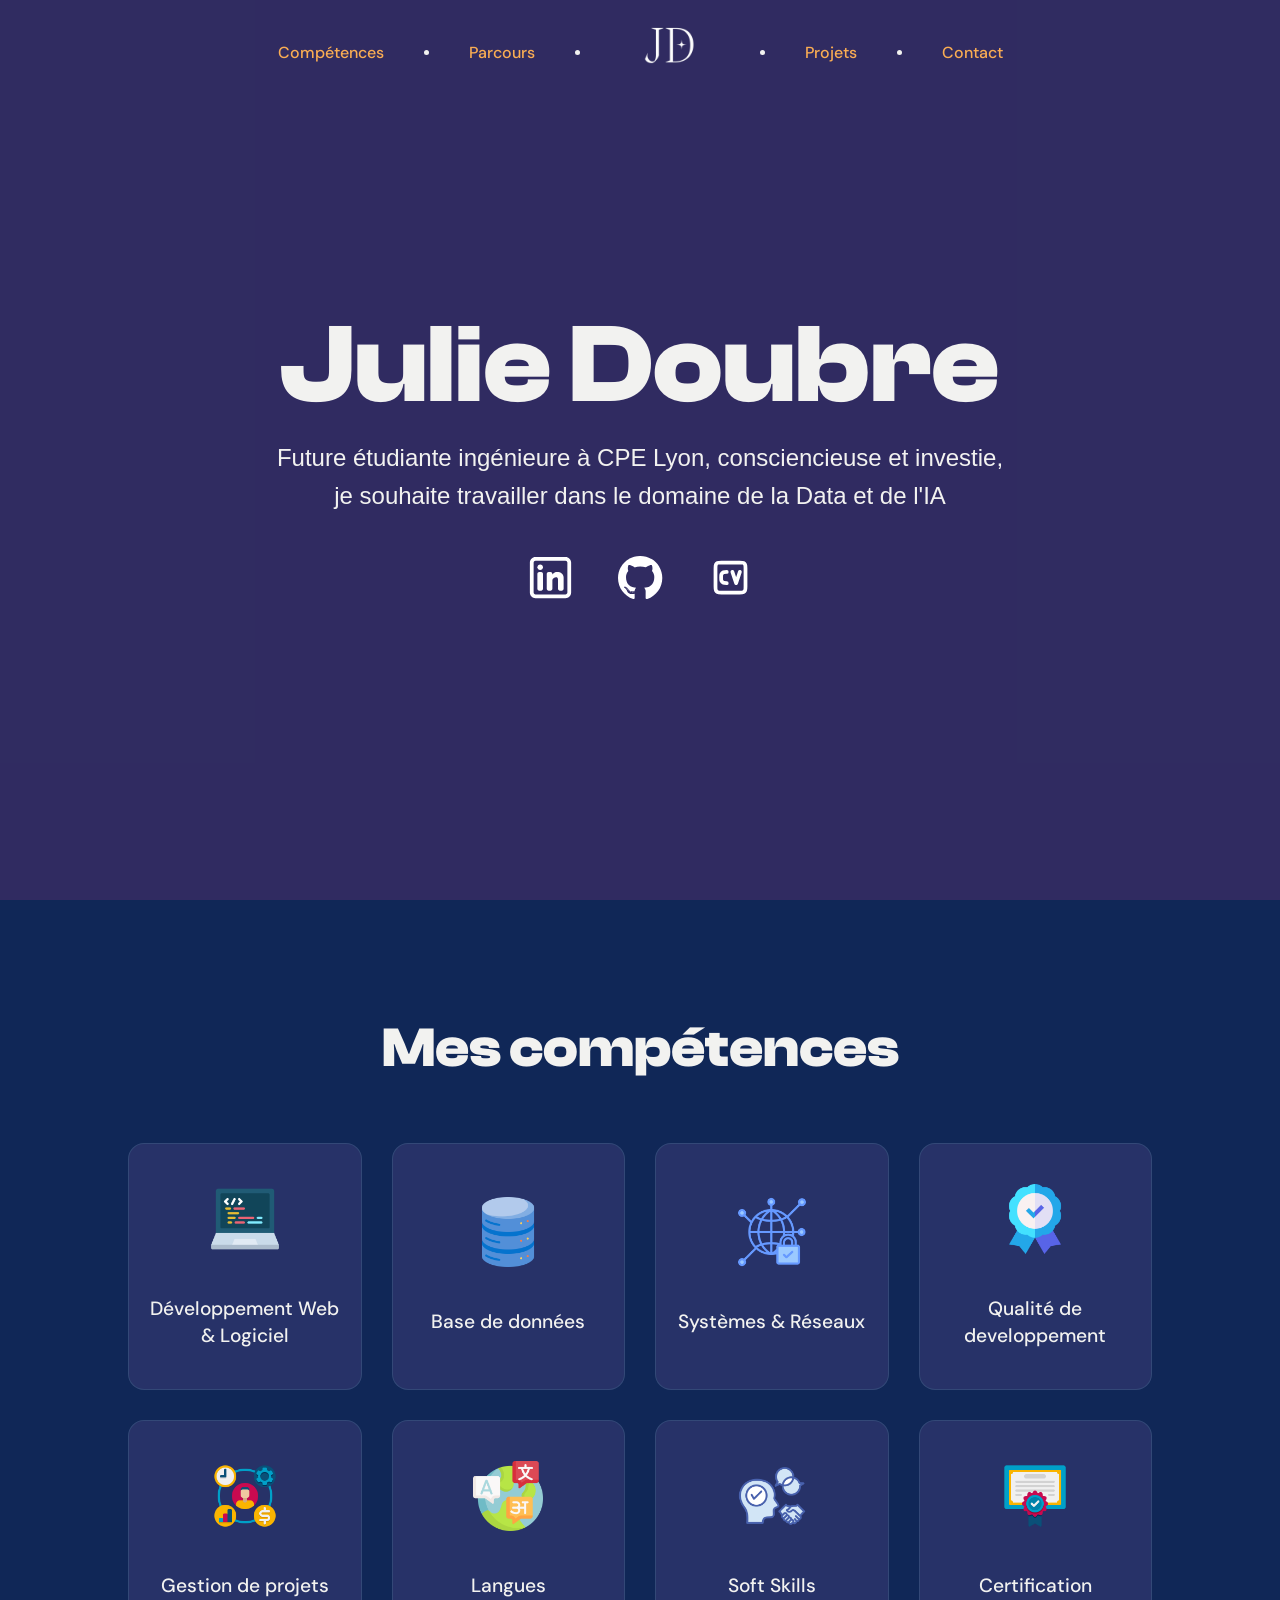
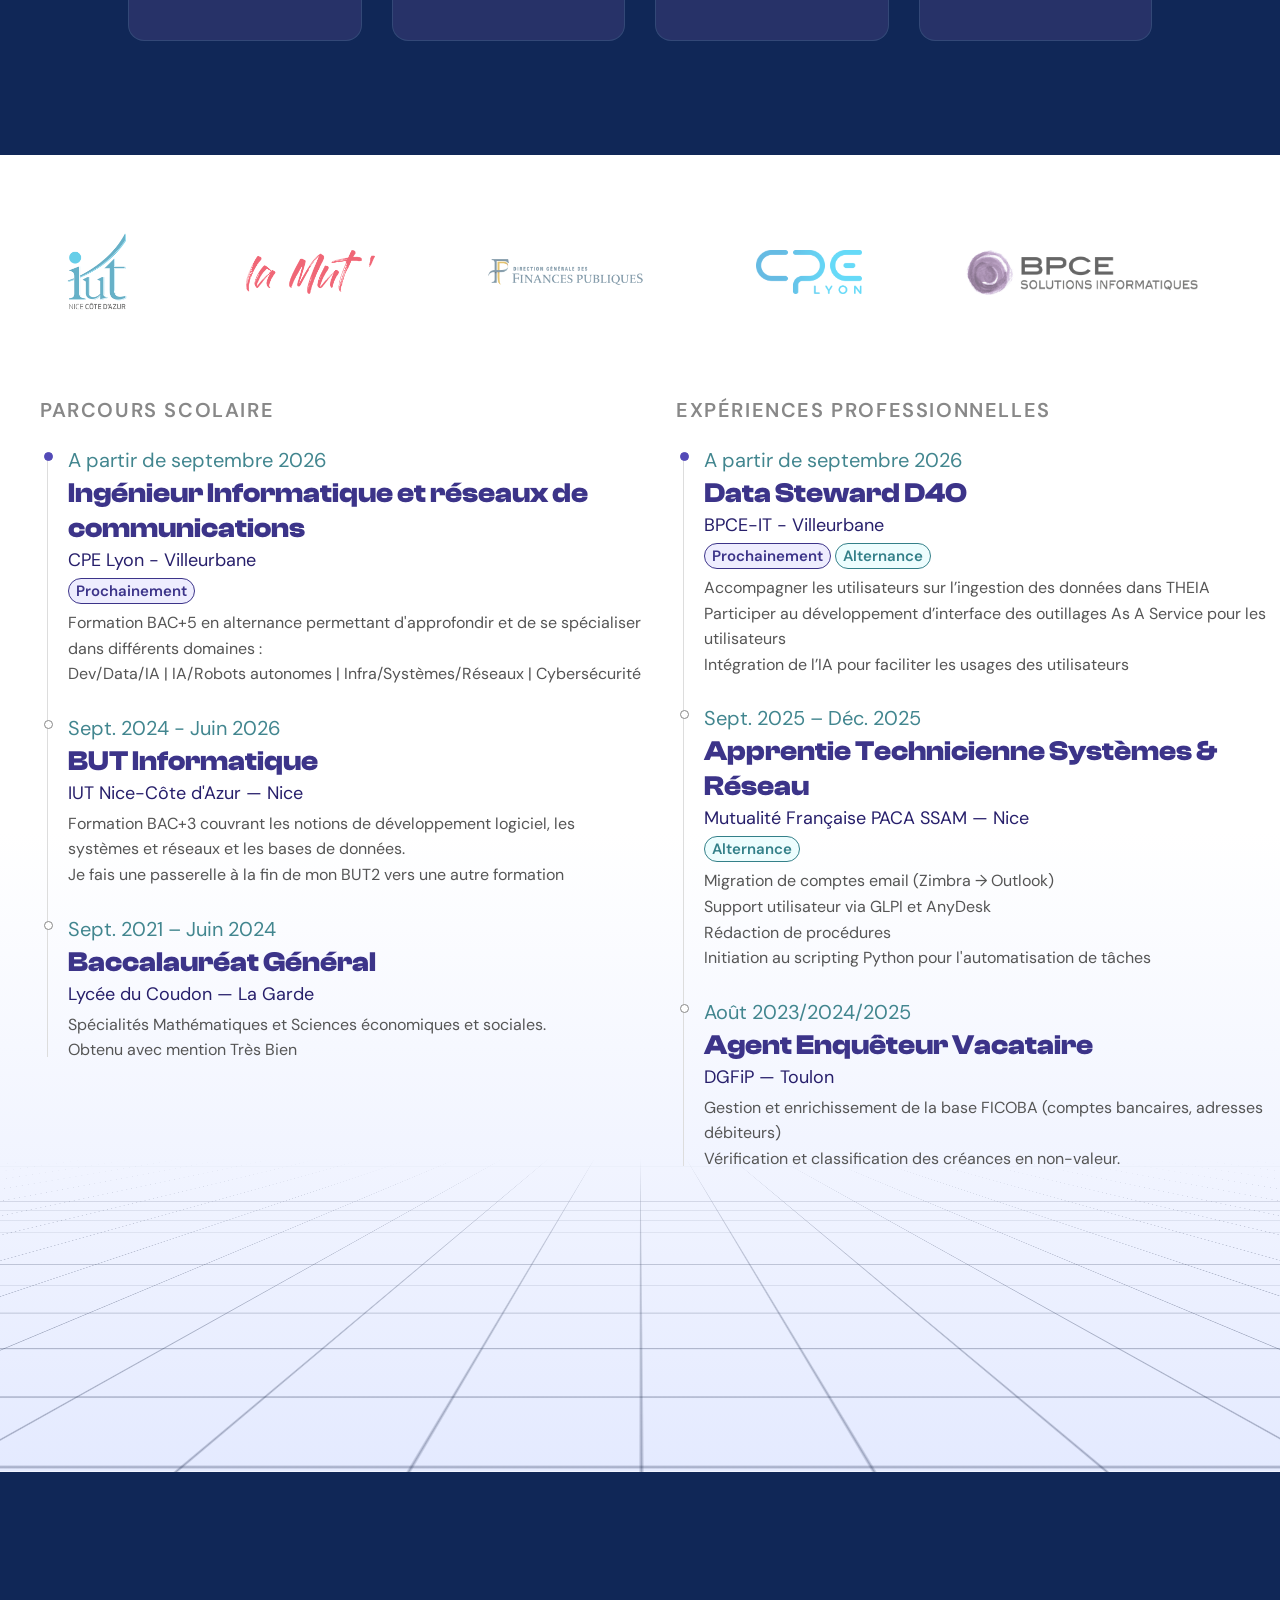
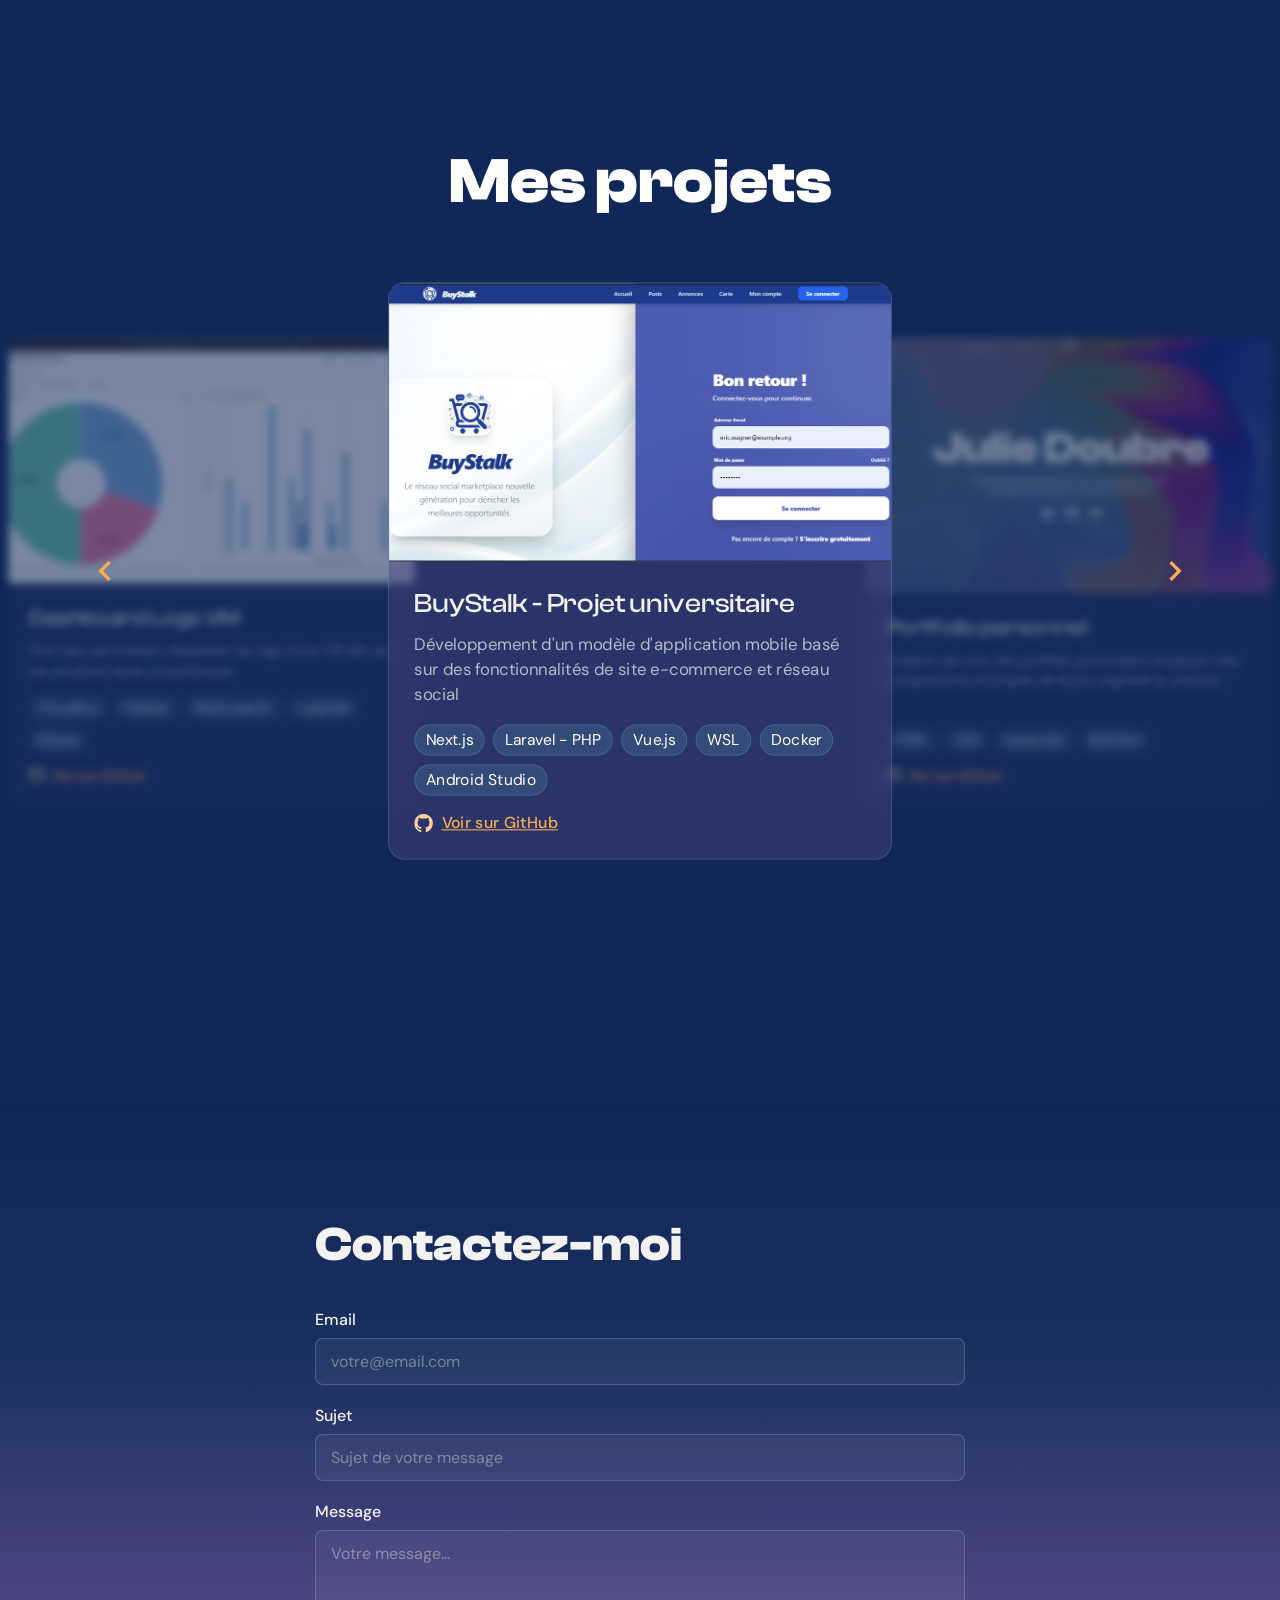
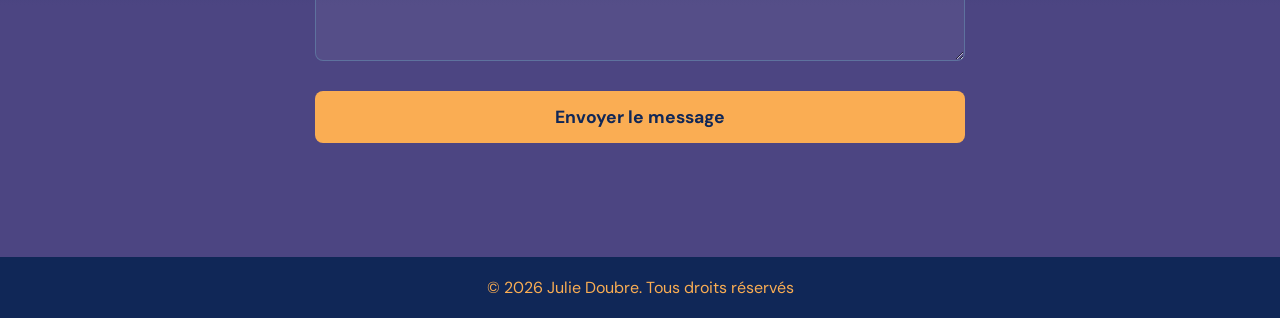
<file: index.html>
<!DOCTYPE html>
<html lang="fr">

<head>
    <meta charset="UTF-8">
    <meta name="viewport" content="width=device-width, initial-scale=1.0">
    <title>Julie DOUBRE - Portfolio</title>
    <link rel="stylesheet" href="style/style.css">
    <link rel="icon" href="/favicon.png" type="image/png">
</head>

<body>
    <main>
        <div class="hero-page">
            <video autoplay loop muted playsinline class="hero-video">
                <source src="./assets/videos/hero-background.mp4" type="video/mp4">
            </video>
            <nav>
                <div class="hamburger" id="hamburger">
                    <span></span>
                    <span></span>
                    <span></span>
                </div>

                <ul class="nav-links" id="nav-links">
                    <li><a href="#competences">Compétences</a></li>
                    <li>
                        <div class="nav-dot"></div>
                    </li>
                    <li><a href="#parcours">Parcours</a></li>
                    <li>
                        <div class="nav-dot"></div>
                    </li>
                    <li><a href="#"><img class="logo" src="./assets/img/logo-jd.png" alt="Logo Julie DOUBRE" /></a></li>
                    <li>
                        <div class="nav-dot"></div>
                    </li>
                    <li><a href="#projets">Projets</a></li>
                    <li>
                        <div class="nav-dot"></div>
                    </li>
                    <li><a href="#contact">Contact</a></li>
                </ul>
            </nav>
            <section class="hero">
                <h1 class="hero-title">Julie Doubre</h1>
                <p class="hero-sub">Future étudiante ingénieure à CPE Lyon, consciencieuse et investie,</p>
                <p class="hero-sub">je souhaite travailler dans le domaine de la Data et de l'IA</p>

                <ul class="socials">
                    <li>
                        <a href="https://www.linkedin.com/in/julie-doubre/">
                            <img src="./assets/img/linkedin-svgrepo-com.svg" alt="LinkedIn">
                        </a>
                    </li>
                    <li>
                        <a href="https://github.com/juu83">
                            <img src="./assets/img/github-svgrepo-com.svg" alt="GitHub">
                        </a>
                    </li>
                    <li>
                        <a href="./assets/img/cv-julie-doubre.pdf" download="">
                            <img src="./assets/img/square-cv-svgrepo-com.svg" alt="Mon CV">
                        </a>
                    </li>
                </ul>
            </section>
        </div>
        <div class="competences-page" id="competences">
            <h2 class="section-title-comp">Mes compétences</h2>

            <div class="comp-grid">
                <div class="comp-card reveal" data-category="dev">
                    <div class="comp-icon"><img src="./assets/img/dev.png" alt=""></div>
                    <h3>Développement Web & Logiciel</h3>
                </div>
                <div class="comp-card reveal" data-category="data">
                    <div class="comp-icon"><img src="./assets/img/bdd.png" alt=""></div>
                    <h3>Base de données</h3>
                </div>
                <div class="comp-card reveal" data-category="sysres">
                    <div class="comp-icon"><img src="./assets/img/network.png" alt=""></div>
                    <h3>Systèmes & Réseaux</h3>
                </div>
                <div class="comp-card reveal" data-category="qualite">
                    <div class="comp-icon"><img src="./assets/img/quality.png" alt=""></div>
                    <h3>Qualité de developpement</h3>
                </div>
                <div class="comp-card reveal" data-category="gestion">
                    <div class="comp-icon"><img src="./assets/img/management.png" alt=""></div>
                    <h3>Gestion de projets</h3>
                </div>
                <div class="comp-card reveal" data-category="langues">
                    <div class="comp-icon"><img src="./assets/img/langues.png" alt=""></div>
                    <h3>Langues</h3>
                </div>
                <div class="comp-card reveal" data-category="soft">
                    <div class="comp-icon"><img src="./assets/img/softskills.png" alt=""></div>
                    <h3>Soft Skills</h3>
                </div>
                <div class="comp-card reveal" data-category="certification">
                    <div class="comp-icon"><img src="./assets/img/certification.png" alt=""></div>
                    <h3>Certification</h3>
                </div>
            </div>
        </div>

        <div class="modal-overlay" id="modal-overlay">
            <div class="modal-content">
                <button class="close-modal" aria-label="Fermer la fenêtre">&times;</button>
                <h3 id="modal-title">Titre de la catégorie</h3>
                <div id="modal-body" class="modal-body">
                </div>
            </div>
        </div>
        <div class="parcours-page" id="parcours">
            <div class="ticker-wrap">
                <div class="ticker-track" id="track"></div>
            </div>
            <div class="grid"></div>
            <div class="timelines">
                <!-- PARCOURS SCOLAIRE -->
                <div>
                    <p class="section-title">Parcours scolaire</p>
                    <div class="timeline">
                        <div class="tl-item current reveal">
                            <div class="tl-dot"></div>
                            <p class="tl-date">A partir de septembre 2026</p>
                            <p class="tl-title">Ingénieur Informatique et réseaux de communications</p>
                            <p class="tl-org">CPE Lyon - Villeurbane</p>
                            <span class="badge-next">Prochainement</span>
                            <p class="tl-desc">Formation BAC+5 en alternance permettant d'approfondir et de se
                                spécialiser dans différents domaines : </p>
                            <p class="tl-desc">Dev/Data/IA | IA/Robots autonomes | Infra/Systèmes/Réseaux |
                                Cybersécurité
                            </p>
                        </div>
                        <div class="tl-item reveal">
                            <div class="tl-dot"></div>
                            <p class="tl-date">Sept. 2024 - Juin 2026</p>
                            <p class="tl-title">BUT Informatique </p>
                            <p class="tl-org">IUT Nice-Côte d'Azur — Nice</p>
                            <p class="tl-desc">Formation BAC+3 couvrant les notions de développement logiciel, les
                                systèmes et
                                réseaux et les bases de données.</p>
                            <p class="tl-desc">Je fais une passerelle à la fin de mon BUT2 vers une autre formation</p>
                        </div>

                        <div class="tl-item reveal">
                            <div class="tl-dot"></div>
                            <p class="tl-date">Sept. 2021 – Juin 2024</p>
                            <p class="tl-title">Baccalauréat Général</p>
                            <p class="tl-org">Lycée du Coudon — La Garde</p>
                            <ul>
                                <li>
                                    <p class="tl-desc">Spécialités Mathématiques et Sciences économiques et sociales.
                                    </p>
                                </li>
                                <li>
                                    <p class="tl-desc">Obtenu
                                        avec mention Très Bien</p>
                                </li>
                            </ul>
                        </div>

                    </div>
                </div>

                <!-- EXPÉRIENCES PROFESSIONNELLES -->
                <div>
                    <p class="section-title">Expériences professionnelles</p>
                    <div class="timeline">
                        <div class="tl-item current reveal">
                            <div class="tl-dot"></div>
                            <p class="tl-date">A partir de septembre 2026</p>
                            <p class="tl-title">Data Steward D4O</p>
                            <p class="tl-org">BPCE-IT - Villeurbane</p>
                            <span class="badge-next">Prochainement</span>
                            <span class="badge-alt">Alternance</span>
                            <p class="tl-desc"></p>
                            <ul>
                                <li>
                                    <p class="tl-desc">Accompagner les utilisateurs sur l’ingestion des données dans
                                        THEIA</p>
                                </li>
                                <li>
                                    <p class="tl-desc">Participer au développement d’interface des outillages As A
                                        Service pour les utilisateurs </p>
                                </li>
                                <li>
                                    <p class="tl-desc"> Intégration de l’IA pour faciliter les usages des utilisateurs
                                    </p>
                                </li>
                            </ul>
                        </div>
                        <div class="tl-item reveal">
                            <div class="tl-dot"></div>
                            <p class="tl-date">Sept. 2025 – Déc. 2025</p>
                            <p class="tl-title">Apprentie Technicienne Systèmes & Réseau</p>
                            <p class="tl-org">Mutualité Française PACA SSAM — Nice</p>
                            <span class="badge-alt">Alternance</span>
                            <ul>
                                <li>
                                    <p class="tl-desc">Migration de comptes email (Zimbra → Outlook)</p>
                                </li>
                                <li>
                                    <p class="tl-desc">Support utilisateur via
                                        GLPI et AnyDesk</p>
                                </li>
                                <li>
                                    <p class="tl-desc">Rédaction de procédures</p>
                                </li>
                                <li>
                                    <p class="tl-desc">Initiation au scripting Python pour
                                        l'automatisation de tâches</p>
                                </li>
                            </ul>
                        </div>

                        <div class="tl-item reveal">
                            <div class="tl-dot"></div>
                            <p class="tl-date">Août 2023/2024/2025</p>
                            <p class="tl-title">Agent Enquêteur Vacataire</p>
                            <p class="tl-org">DGFiP — Toulon</p>
                            <ul>
                                <li>
                                    <p class="tl-desc">Gestion et enrichissement de la base FICOBA (comptes bancaires,
                                        adresses
                                        débiteurs)</p>
                                </li>
                                <li>
                                    <p class="tl-desc">Vérification et classification des créances en non-valeur.</p>
                                </li>
                            </ul>
                        </div>

                    </div>
                </div>
            </div>
        </div>

        <div class="project-page" id="projets">
            <h2 class="project-section-title reveal">Mes projets</h2>

            <div class="carousel-container">
                <button class="carousel-btn prev-btn" aria-label="Projet précédent">
                    <svg viewBox="0 0 24 24">
                        <path d="M15.41 7.41L14 6l-6 6 6 6 1.41-1.41L10.83 12z" />
                    </svg>
                </button>

                <div class="carousel-track">
                    <div class="project-card">
                        <div class="card-preview" style="background-image: url('./assets/img/buystalk.png')"></div>
                        <div class="card-content">
                            <h3>BuyStalk - Projet universitaire</h3>
                            <p>Développement d'un modèle d'application mobile basé sur
                                des fonctionnalités de site e-commerce et réseau social
                            </p>
                            <div class="card-tags">
                                <span>Next.js</span>
                                <span>Laravel - PHP</span>
                                <span>Vue.js</span>
                                <span>WSL</span>
                                <span>Docker</span>
                                <span>Android Studio</span>
                            </div>
                            <a href="https://github.com/juu83/buystalk" target="_blank" class="github-link">
                                <img src="./assets/img/github-svgrepo-com.svg" alt="GitHub"> Voir sur GitHub
                            </a>
                        </div>
                    </div>

                    <div class="project-card">
                        <div class="card-preview" style="background-image: url('./assets/img/portfolio.png');"></div>
                        <div class="card-content">
                            <h3>Portfolio personnel</h3>
                            <p>Création de mon site portfolio permettant d'exposer mes compétences
                                et projets de façon originale et créative</p>
                            <div class="card-tags">
                                <span>HTML</span>
                                <span>CSS</span>
                                <span>Javascript</span>
                                <span>IbisPaint</span>
                            </div>
                            <a href="https://github.com/juu83/portfolio" target="_blank" class="github-link">
                                <img src="./assets/img/github-svgrepo-com.svg" alt="GitHub"> Voir sur GitHub
                            </a>
                        </div>
                    </div>

                    <div class="project-card">
                        <div class="card-preview" style="background-image: url('./assets/img/allroads.png');"></div>
                        <div class="card-content">
                            <h3>AllRoads - Projet universitaire en groupe</h3>
                            <p>Conception et réalisation d'un MVP innovant sur les problématiques de
                                transports sur la zone Nice - Sophia Antipolis</p>
                            <div class="card-tags">
                                <span>Canva</span>
                                <span>MySQL</span>
                                <span>phpMyAdmin</span>
                                <span>Node.js</span>
                                <span>Docker</span>
                            </div>
                            <a href="https://github.com/Picsou06/allroads-backend" target="_blank" class="github-link">
                                <img src="./assets/img/github-svgrepo-com.svg" alt="GitHub"> Voir sur GitHub
                            </a>
                        </div>
                    </div>

                    <div class="project-card">
                        <div class="card-preview" style="background-image: url('./assets/img/dashboard-elk-lab.png');">
                        </div>
                        <div class="card-content">
                            <h3>Dashboard Logs VM</h3>
                            <p>Petit labo permettant d'exploiter les logs d'une VM
                                afin de les visualiser dans un dashboard
                            </p>
                            <div class="card-tags">
                                <span>VirtualBox</span>
                                <span>Filebeat</span>
                                <span>Elasticsearch</span>
                                <span>Logstash</span>
                                <span>Kibana</span>
                            </div>
                            <a href="https://github.com/juu83/elk-lab" target="_blank" class="github-link">
                                <img src="./assets/img/github-svgrepo-com.svg" alt="GitHub"> Voir sur GitHub
                            </a>
                        </div>
                    </div>
                </div>

                <button class="carousel-btn next-btn" aria-label="Projet suivant">
                    <svg viewBox="0 0 24 24">
                        <path d="M10 6L8.59 7.41 13.17 12l-4.58 4.59L10 18l6-6z" />
                    </svg>
                </button>
            </div>
        </div>

        <div class="contact-page" id="contact">
            <div class="contact-container reveal">
                <h2>Contactez-moi</h2>
                <form action="https://formspree.io/f/mkoeqbdw" method="POST" class="contact-form">
                    <div class="input-group">
                        <label for="email">Email</label>
                        <input type="email" id="email" name="email" required placeholder="votre@email.com">
                    </div>
                    <div class="input-group">
                        <label for="subject">Sujet</label>
                        <input type="text" id="subject" name="subject" required placeholder="Sujet de votre message">
                    </div>
                    <div class="input-group">
                        <label for="message">Message</label>
                        <textarea id="message" name="message" rows="5" required
                            placeholder="Votre message..."></textarea>
                    </div>
                    <button type="submit" class="submit-btn">Envoyer le message</button>
                </form>
            </div>
            <div class="me"><img src="./assets/img/persona.png" alt="drawing me"></div>
        </div>
        <footer>© 2026 Julie Doubre. Tous droits réservés</footer>
    </main>
    <script src="js/script.js"></script>
</body>

</html>
</file>
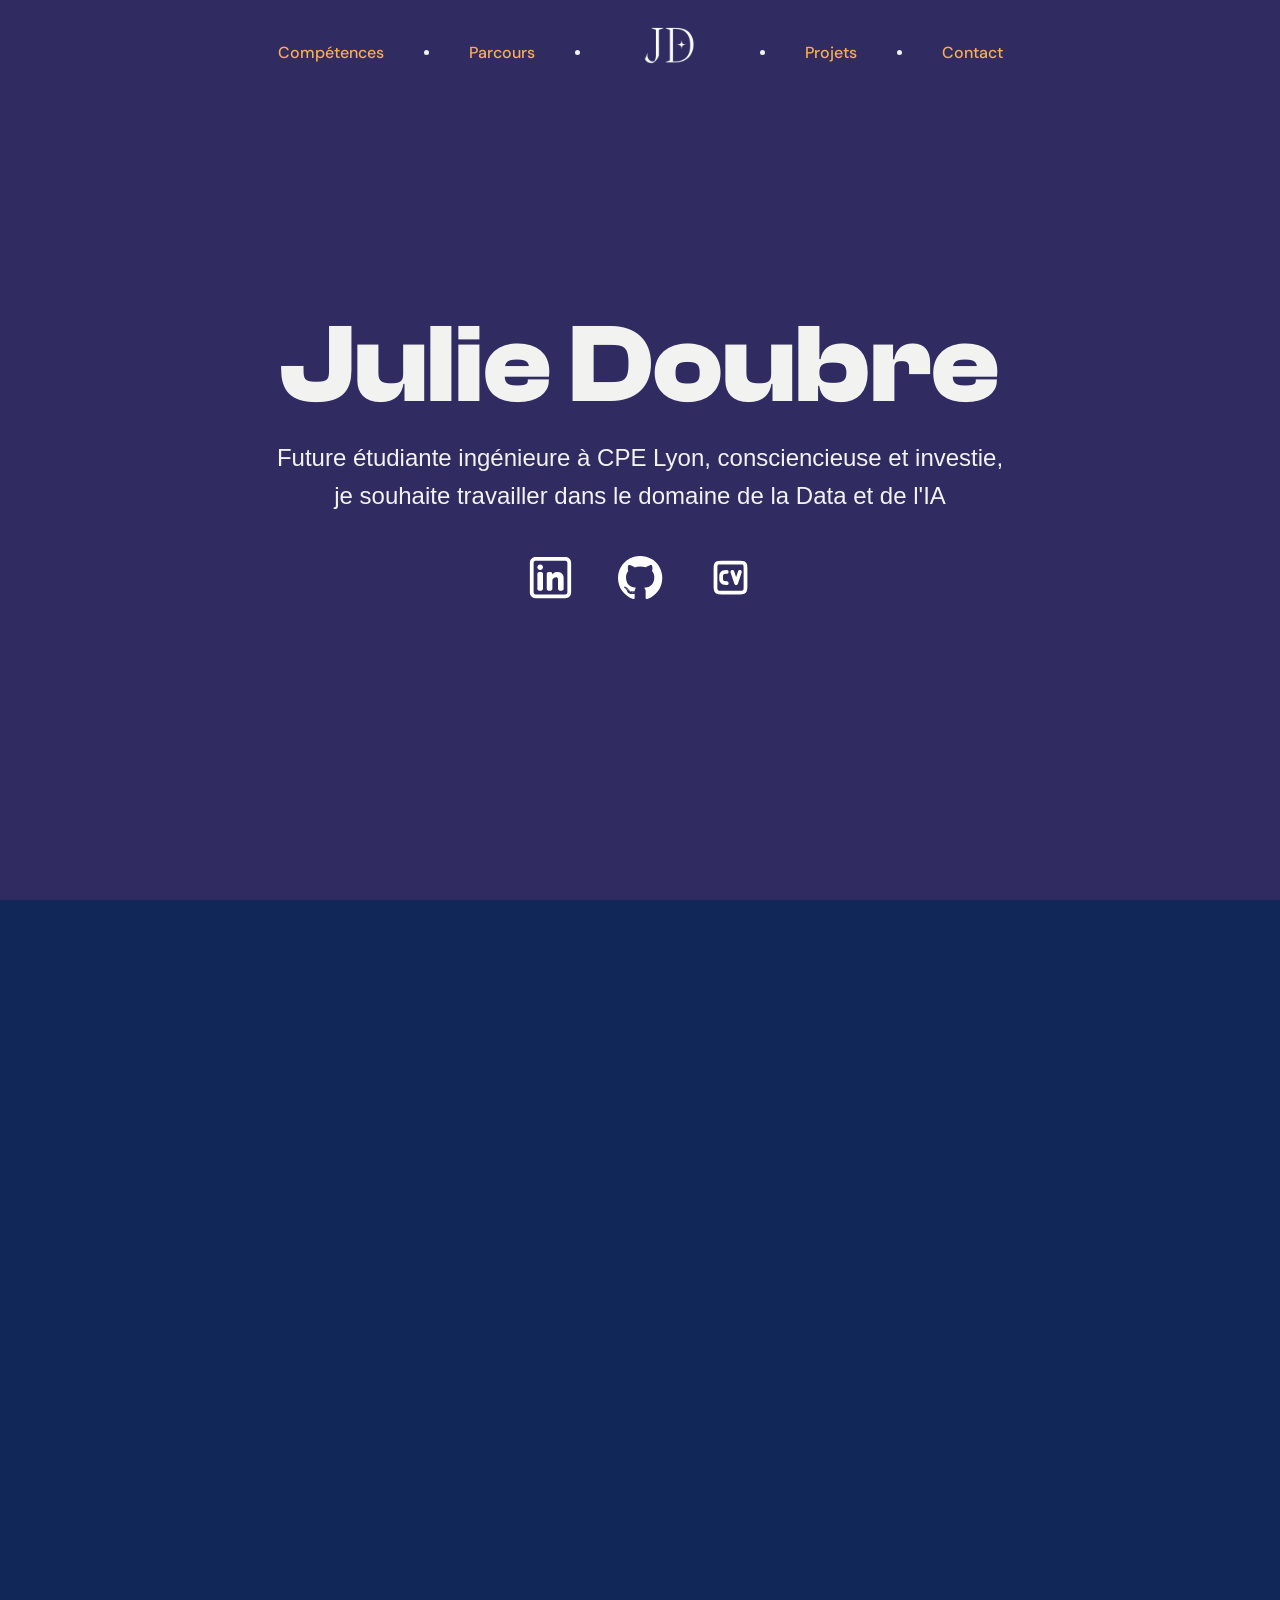
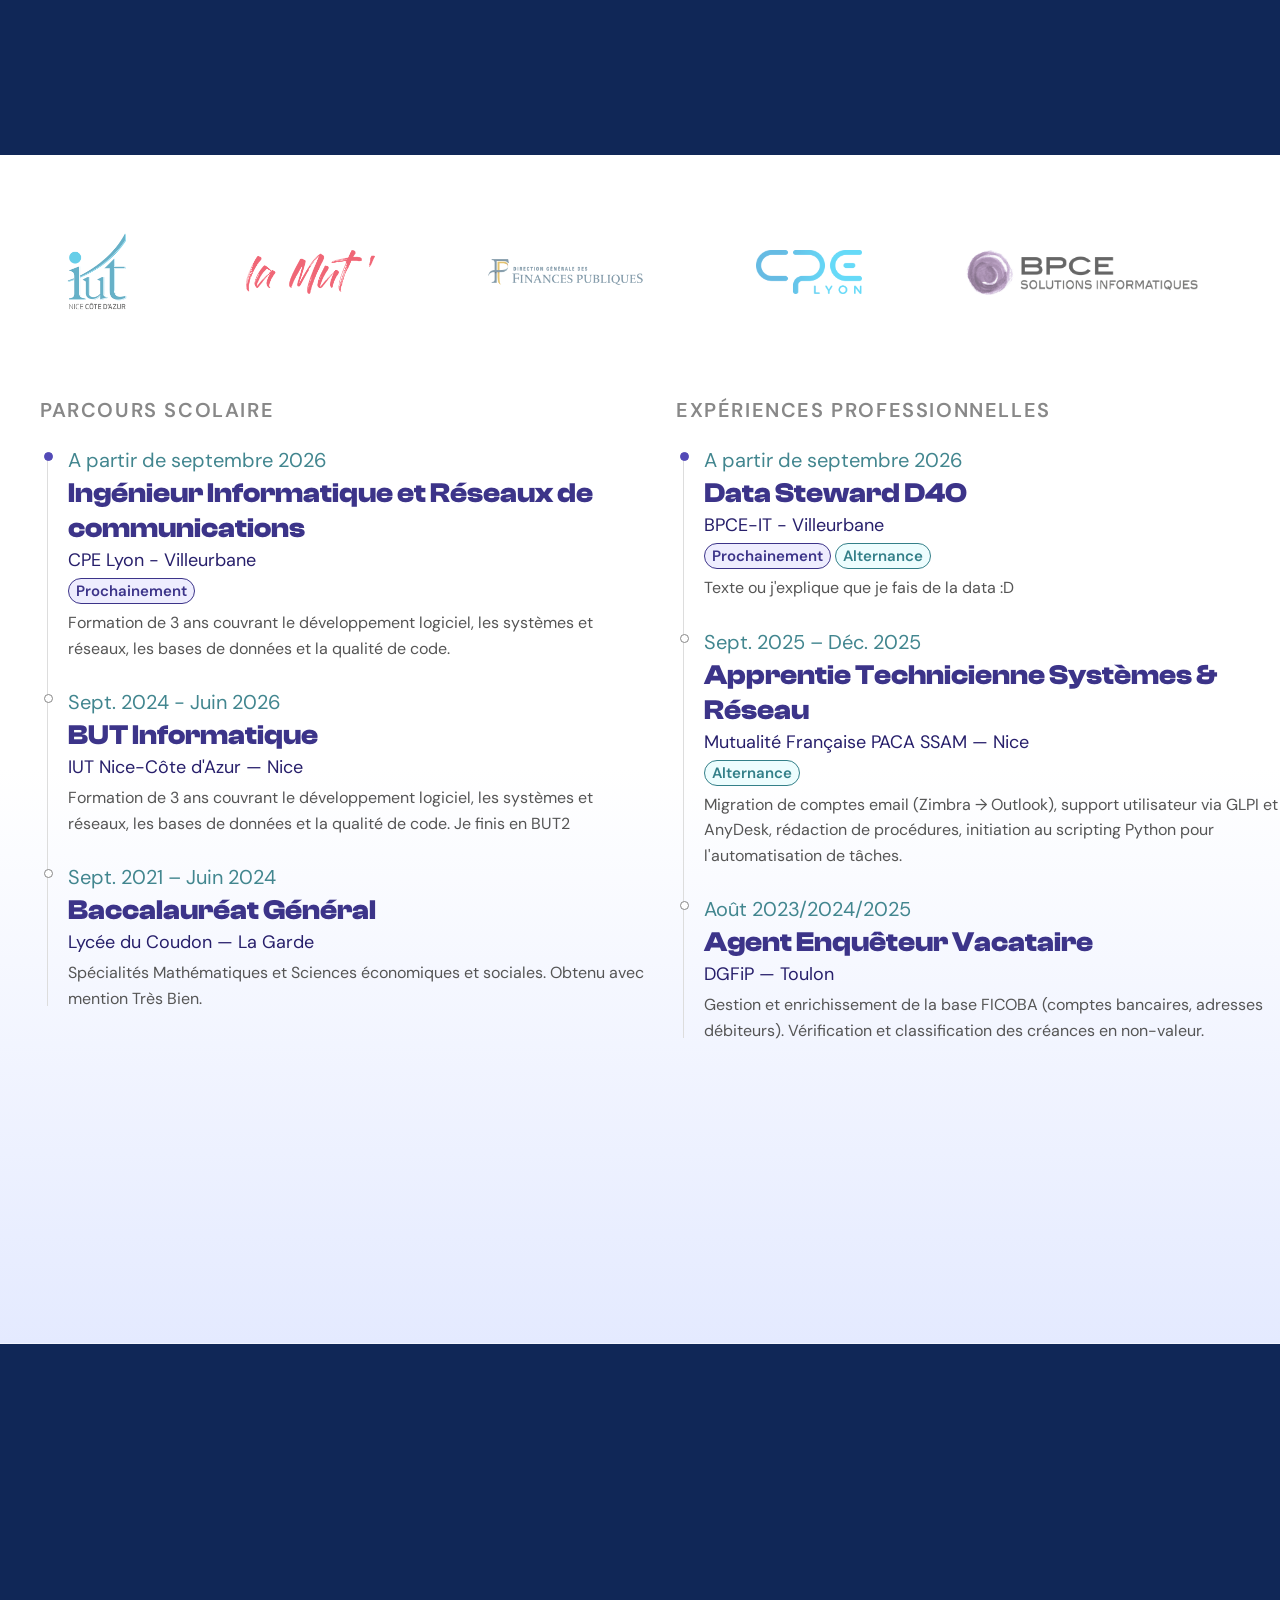
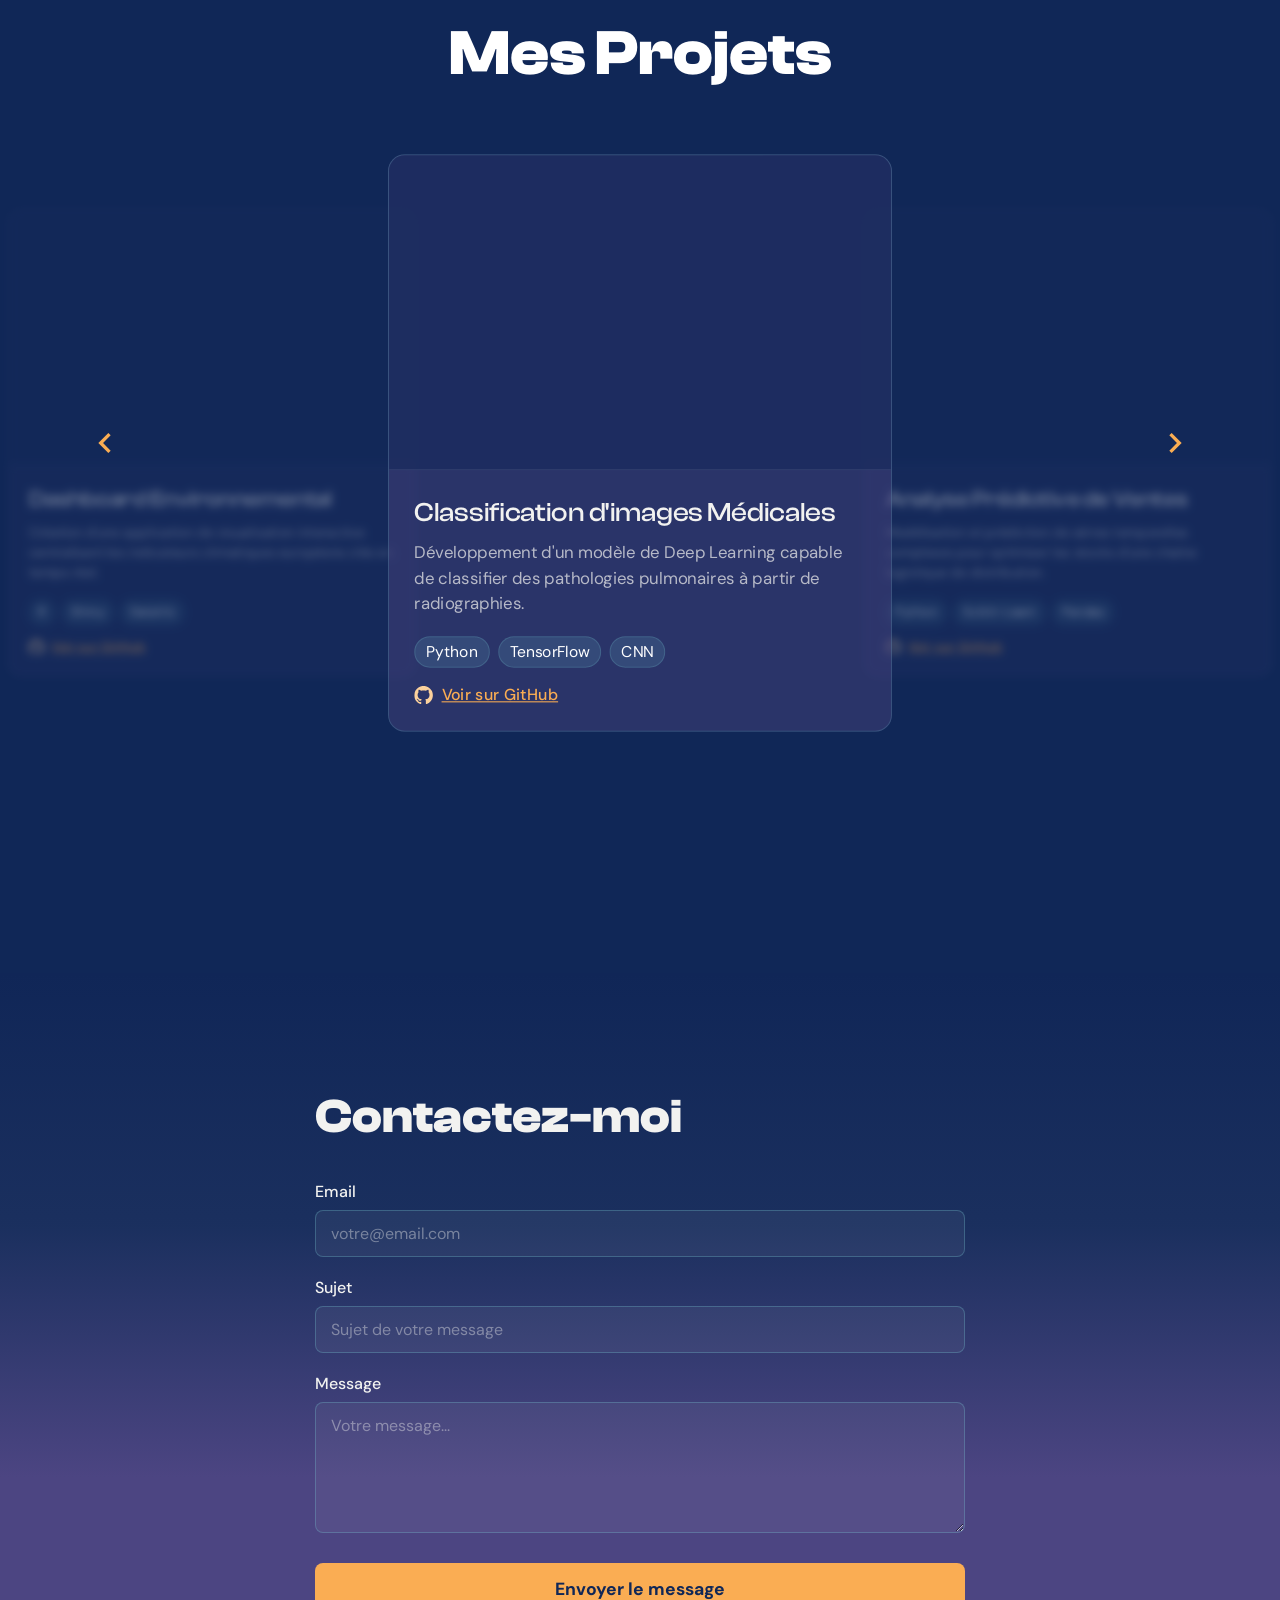
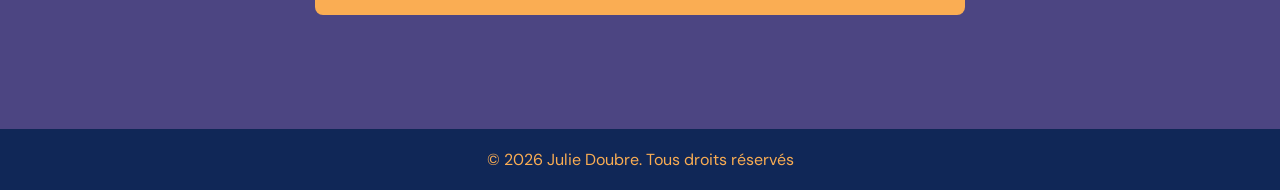
<file: portfolio.html>
<!DOCTYPE html>
<html lang="fr">

<head>
    <meta charset="UTF-8">
    <meta name="viewport" content="width=device-width, initial-scale=1.0">
    <title>Julie DOUBRE - Portfolio</title>
    <link rel="stylesheet" href="style/style.css">
</head>

<body>
    <main>
        <div class="hero-page">
            <video autoplay loop muted playsinline class="hero-video">
                <source src="assets/videos/hero-background.mp4" type="video/mp4">
            </video>
            <nav>
                <ul class="nav-links">
                    <li><a href="#competences">Compétences</a></li>
                    <li>
                        <div class="nav-dot"></div>
                    </li>
                    <li><a href="#parcours">Parcours</a></li>
                    <li>
                        <div class="nav-dot"></div>
                    </li>
                    <li><a href="#"><img class="logo" src="assets/img/logo-jd.png" alt="Logo Julie DOUBRE" /></a></li>
                    <li>
                        <div class="nav-dot"></div>
                    </li>
                    <li><a href="#projets">Projets</a></li>
                    <li>
                        <div class="nav-dot"></div>
                    </li>
                    <li><a href="#contact">Contact</a></li>
                </ul>
            </nav>
            <section class="hero">
                <h1 class="hero-title">Julie Doubre</h1>
                <p class="hero-sub">Future étudiante ingénieure à CPE Lyon, consciencieuse et investie,</p>
                <p class="hero-sub">je souhaite travailler dans le domaine de la Data et de l'IA</p>

                <ul class="socials">
                    <li>
                        <a href="https://www.linkedin.com/in/julie-doubre-8bb94234a/">
                            <img src="assets/img/linkedin-svgrepo-com.svg" alt="LinkedIn">
                        </a>
                    </li>
                    <li>
                        <a href="https://github.com/juu83">
                            <img src="assets/img/github-svgrepo-com.svg" alt="GitHub">
                        </a>
                    </li>
                    <li>
                        <a href="assets/img/cv-julie-doubre.pdf" download="">
                            <img src="assets/img/square-cv-svgrepo-com.svg" alt="Mon CV">
                        </a>
                    </li>
                </ul>
            </section>
        </div>
        <div class="competences-page" id="competences"></div>
        <div class="parcours-page" id="parcours">
            <div class="ticker-wrap">
                <div class="ticker-track" id="track"></div>
            </div>
            <div class="timelines">
                <!-- PARCOURS SCOLAIRE -->
                <div>
                    <p class="section-title">Parcours scolaire <span class="ecole"></span></p>
                    <div class="timeline">
                        <div class="tl-item current">
                            <div class="tl-dot"></div>
                            <p class="tl-date">A partir de septembre 2026</p>
                            <p class="tl-title">Ingénieur Informatique et Réseaux de communications</p>
                            <p class="tl-org">CPE Lyon - Villeurbane</p>
                            <span class="badge-next">Prochainement</span>
                            <p class="tl-desc">Formation de 3 ans couvrant le développement logiciel, les systèmes et
                                réseaux, les bases de données et la qualité de code.</p>
                        </div>
                        <div class="tl-item">
                            <div class="tl-dot"></div>
                            <p class="tl-date">Sept. 2024 - Juin 2026</p>
                            <p class="tl-title">BUT Informatique</p>
                            <p class="tl-org">IUT Nice-Côte d'Azur — Nice</p>
                            <p class="tl-desc">Formation de 3 ans couvrant le développement logiciel, les systèmes et
                                réseaux, les bases de données et la qualité de code. Je finis en BUT2</p>
                        </div>

                        <div class="tl-item">
                            <div class="tl-dot"></div>
                            <p class="tl-date">Sept. 2021 – Juin 2024</p>
                            <p class="tl-title">Baccalauréat Général</p>
                            <p class="tl-org">Lycée du Coudon — La Garde</p>
                            <p class="tl-desc">Spécialités Mathématiques et Sciences économiques et sociales. Obtenu
                                avec mention Très Bien.</p>
                        </div>

                    </div>
                </div>

                <!-- EXPÉRIENCES PROFESSIONNELLES -->
                <div>
                    <p class="section-title">Expériences professionnelles <span class="travail"></span></p>
                    <div class="timeline">
                        <div class="tl-item current">
                            <div class="tl-dot"></div>
                            <p class="tl-date">A partir de septembre 2026</p>
                            <p class="tl-title">Data Steward D4O</p>
                            <p class="tl-org">BPCE-IT - Villeurbane</p>
                            <span class="badge-next">Prochainement</span>
                            <span class="badge-alt">Alternance</span>
                            <p class="tl-desc">Texte ou j'explique que je fais de la data :D</p>
                        </div>
                        <div class="tl-item">
                            <div class="tl-dot"></div>
                            <p class="tl-date">Sept. 2025 – Déc. 2025</p>
                            <p class="tl-title">Apprentie Technicienne Systèmes & Réseau</p>
                            <p class="tl-org">Mutualité Française PACA SSAM — Nice</p>
                            <span class="badge-alt">Alternance</span>
                            <p class="tl-desc">Migration de comptes email (Zimbra → Outlook), support utilisateur via
                                GLPI et AnyDesk, rédaction de procédures, initiation au scripting Python pour
                                l'automatisation de tâches.</p>
                        </div>

                        <div class="tl-item">
                            <div class="tl-dot"></div>
                            <p class="tl-date">Août 2023/2024/2025</p>
                            <p class="tl-title">Agent Enquêteur Vacataire</p>
                            <p class="tl-org">DGFiP — Toulon</p>
                            <p class="tl-desc">Gestion et enrichissement de la base FICOBA (comptes bancaires, adresses
                                débiteurs). Vérification et classification des créances en non-valeur.</p>
                        </div>

                    </div>
                </div>
            </div>
        </div>

        <div class="project-page" id="projets">
            <h2 class="project-section-title">Mes Projets</h2>

            <div class="carousel-container">
                <button class="carousel-btn prev-btn" aria-label="Projet précédent">
                    <svg viewBox="0 0 24 24">
                        <path d="M15.41 7.41L14 6l-6 6 6 6 1.41-1.41L10.83 12z" />
                    </svg>
                </button>

                <div class="carousel-track">
                    <div class="project-card">
                        <div class="card-preview" style="background-image: url('https://placehold.co/600x400');"></div>
                        <div class="card-content">
                            <h3>Classification d'images Médicales</h3>
                            <p>Développement d'un modèle de Deep Learning capable de classifier des pathologies
                                pulmonaires à partir de radiographies.</p>
                            <div class="card-tags">
                                <span>Python</span>
                                <span>TensorFlow</span>
                                <span>CNN</span>
                            </div>
                            <a href="https://github.com/juu83" target="_blank" class="github-link">
                                <img src="assets/img/github-svgrepo-com.svg" alt="GitHub"> Voir sur GitHub
                            </a>
                        </div>
                    </div>

                    <div class="project-card">
                        <div class="card-preview" style="background-image: url('https://placehold.co/600x400');"></div>
                        <div class="card-content">
                            <h3>Analyse Prédictive de Ventes</h3>
                            <p>Modélisation et prédiction de séries temporelles complexes pour optimiser les stocks
                                d'une chaîne logistique de distribution.</p>
                            <div class="card-tags">
                                <span>Python</span>
                                <span>Scikit-Learn</span>
                                <span>Pandas</span>
                            </div>
                            <a href="https://github.com/juu83" target="_blank" class="github-link">
                                <img src="assets/img/github-svgrepo-com.svg" alt="GitHub"> Voir sur GitHub
                            </a>
                        </div>
                    </div>

                    <div class="project-card">
                        <div class="card-preview" style="background-image: url('https://placehold.co/600x400');"></div>
                        <div class="card-content">
                            <h3>Assistant NLP Intelligent</h3>
                            <p>Conception d'un agent conversationnel basé sur l'architecture Transformer pour analyser
                                la sémantique de documents techniques.</p>
                            <div class="card-tags">
                                <span>PyTorch</span>
                                <span>HuggingFace</span>
                                <span>NLP</span>
                            </div>
                            <a href="https://github.com/juu83" target="_blank" class="github-link">
                                <img src="assets/img/github-svgrepo-com.svg" alt="GitHub"> Voir sur GitHub
                            </a>
                        </div>
                    </div>

                    <div class="project-card">
                        <div class="card-preview" style="background-image: url('https://placehold.co/600x400');"></div>
                        <div class="card-content">
                            <h3>Dashboard Environnemental</h3>
                            <p>Création d'une application de visualisation interactive centralisant les indicateurs
                                climatiques européens clés en temps réel.</p>
                            <div class="card-tags">
                                <span>R</span>
                                <span>Shiny</span>
                                <span>DataViz</span>
                            </div>
                            <a href="https://github.com/juu83" target="_blank" class="github-link">
                                <img src="assets/img/github-svgrepo-com.svg" alt="GitHub"> Voir sur GitHub
                            </a>
                        </div>
                    </div>
                </div>

                <button class="carousel-btn next-btn" aria-label="Projet suivant">
                    <svg viewBox="0 0 24 24">
                        <path d="M10 6L8.59 7.41 13.17 12l-4.58 4.59L10 18l6-6z" />
                    </svg>
                </button>
            </div>
        </div>

        <div class="contact-page" id="contact">
            <div class="contact-container">
                <h2>Contactez-moi</h2>
                <form action="#" method="POST" class="contact-form">
                    <div class="input-group">
                        <label for="email">Email</label>
                        <input type="email" id="email" name="email" required placeholder="votre@email.com">
                    </div>
                    <div class="input-group">
                        <label for="subject">Sujet</label>
                        <input type="text" id="subject" name="subject" required placeholder="Sujet de votre message">
                    </div>
                    <div class="input-group">
                        <label for="message">Message</label>
                        <textarea id="message" name="message" rows="5" required
                            placeholder="Votre message..."></textarea>
                    </div>
                    <button type="submit" class="submit-btn">Envoyer le message</button>
                </form>
            </div>
            <div class="me"><img src="/assets/img/persona.png" alt="drawing me"></div>
        </div>
        <footer>© 2026 Julie Doubre. Tous droits réservés</footer>
    </main>

    <script>
        // --- Gestion de la Sticky Navigation ---
        const nav = document.querySelector('nav');
        let lastScroll = 0;

        window.addEventListener('scroll', () => {
            const currentScroll = window.scrollY;

            if (currentScroll > 500) {
                nav.classList.add('scrolled');
                nav.classList.remove('scrolled-up');
            } else if (currentScroll < 200) {
                nav.classList.remove('scrolled', 'scrolled-up');
            } else if (currentScroll < lastScroll && nav.classList.contains('scrolled')) {
                nav.classList.remove('scrolled');
                nav.classList.add('scrolled-up');
            }
            lastScroll = currentScroll;
        });

        // --- Gestion du Carrousel de Projets 3 par 3 ---
        const cards = document.querySelectorAll('.project-card');
        const prevBtn = document.querySelector('.prev-btn');
        const nextBtn = document.querySelector('.next-btn');
        let currentIndex = 0;

        function updateCarousel() {
            cards.forEach((card, index) => {
                card.classList.remove('card-left', 'card-center', 'card-right', 'card-hidden');

                if (index === currentIndex) {
                    card.classList.add('card-center');
                } else if (index === (currentIndex - 1 + cards.length) % cards.length) {
                    card.classList.add('card-left');
                } else if (index === (currentIndex + 1) % cards.length) {
                    card.classList.add('card-right');
                } else {
                    card.classList.add('card-hidden');
                }
            });
        }

        prevBtn.addEventListener('click', () => {
            currentIndex = (currentIndex - 1 + cards.length) % cards.length;
            updateCarousel();
        });

        nextBtn.addEventListener('click', () => {
            currentIndex = (currentIndex + 1) % cards.length;
            updateCarousel();
        });

        updateCarousel();

        const logos = [
            { src: '/assets/img/iut-nca.png', alt: 'Logo 1', height: '90px' },
            { src: '/assets/img/lamut.png', alt: 'Logo 2' },
            { src: '/assets/img/dgfip.png', alt: 'Logo 3' },
            { src: '/assets/img/cpe-lyon.png', alt: 'Logo 4' },
            { src: '/assets/img/bpce-it.png', alt: 'Logo 5' },
        ];

        const track = document.getElementById('track');

        // On répète 6 fois pour éviter tout trou
        for (let s = 0; s < 6; s++) {
            logos.forEach(l => {
                const item = document.createElement('div');
                item.className = 'logo-item';
                item.innerHTML = `<img src="${l.src}" alt="${l.alt}" style="height: ${l.height || '45px'}">`;;
                track.appendChild(item);
            });
        }
    </script>
</body>

</html>
</file>
<file: style/style.css>
@import url('https://fonts.googleapis.com/css2?family=DM+Serif+Display:ital@0;1&family=DM+Sans:wght@300;400;500&display=swap');

:root {
  --c-white: #F2F2F0;
  --c-nav-bg: #4c4582;
  --c-nav-text: #faad53;
  --c-text: #73c7d2;
}

* {
  margin: 0;
  padding: 0;
  box-sizing: border-box;
  text-decoration: none;
  list-style: none;
}

body {
  overflow-x: hidden;
  font-family: 'DM Sans', sans-serif;
}

html, body {
  overflow-x: hidden;
  max-width: 100vw;
}
main {
  overflow-x: hidden;
}

/* NAVBAR */

nav {
  position: absolute; 
  top: 0;             
  left: 0;            
  width: 100%;
  z-index: 1000;
  background-color: transparent;
  transition: background-color 0.4s ease, backdrop-filter 0.4s ease, box-shadow 0.4s ease, transform 0.4s ease;
}

@keyframes slideDown {
  from { transform: translateY(-100%); opacity: 0; }
  to { transform: translateY(0); opacity: 1; }
}

@keyframes slideUp {
  from { transform: translateY(0); opacity: 1; }
  to { transform: translateY(-100%); opacity: 0; }
}

nav.scrolled {
  position: fixed;
  animation: slideDown 0.4s ease-out forwards;
  background-color: rgba(16, 39, 87, 0.85);
  backdrop-filter: blur(12px);
  -webkit-backdrop-filter: blur(12px);
  box-shadow: 0 4px 30px rgba(0, 0, 0, 0.2);
}

nav.scrolled-up {
  position: fixed;
  animation: slideUp 0.3s ease-in forwards;
  background-color: rgba(16, 39, 87, 0.85);
  backdrop-filter: blur(12px);
  -webkit-backdrop-filter: blur(12px);
  box-shadow: 0 4px 30px rgba(0, 0, 0, 0.2);
}

.nav-links {
  display: flex;
  justify-content: center;
  align-items: center;
  gap: 40px;
}

.nav-links li a {
  position: relative;
  text-decoration: none;
  color: var(--c-nav-text);
  font-weight: 500;
  transition: color 0.3s ease;
  display: inline-block;
}

.link {
    font-size: 20px;
}

.nav-links li a:hover {
  color: var(--c-text);
}

.nav-links li a::after {
  content: '';
  position: absolute;
  width: 100%;
  height: 2px;
  bottom: 0;
  left: 0;
  background-color: var(--c-text);
  transform: scaleX(0);
  transform-origin: bottom center;
  transition: transform 0.3s ease-in-out;
}

.nav-links li a:hover::after {
  transform: scaleX(1);
}

.nav-links li a:has(.logo)::after {
  display: none;
}

.nav-links .logo {
  transition: transform 0.3s ease;
}
.nav-links .logo:hover {
  transform: scale(1.15);
}

.nav-dot {
  width: 5px;
  height: 5px;
  background-color: var(--c-white);
  border-radius: 50%;
}

.logo {
    width: 100px;
    height: 100px;
}

/* HERO */
.hero-page {
  width: 100%;
  min-height: 100vh;
  background-color: var(--c-nav-bg); 
  position: relative; 
  overflow: hidden; 
  display: flex;
  flex-direction: column;
  justify-content: center;
}

.hero-video {
  position: absolute;
  top: 0;
  left: 0;
  width: 100%;
  height: 100%;
  object-fit: cover; 
  z-index: 1;
}

.hero-page::before {
  content: '';
  position: absolute;
  top: 0;
  left: 0;
  width: 100%;
  height: 100%;
  background-color: rgba(30, 27, 75, 0.6); 
  z-index: 2;
}

.hero {
  position: relative;
  z-index: 3;
  text-align: center;
  color: var(--c-white);
  margin-left: 70px;
}

.hero-title {
  font-size: 10rem;
  font-family: ClashDisplay-Bold;
}

.hero-sub {
  margin-top: 10px;
  font-size: 1.5rem;
  font-family: Arial, Helvetica, sans-serif;
}

.socials {
  display: flex;
  gap: 45px;
  list-style: none;
  justify-content: center;
  margin-top: 45px;
}

.socials img {
  width: 45px;
  height: 45px;
  filter: brightness(0) invert(1);
  transition: transform 0.3s ease; 
}

.socials a:hover img {
  transform: scale(1.2); 
}

/* ─── SECTION COMPÉTENCES ─── */
.competences-page {
    background-color: #102757; 
    width: 100%;
    min-height: 95vh;
    padding: 100px 10%;
    display: flex;
    flex-direction: column;
    align-items: center;
    justify-content: center;
}

.section-title-comp {
    color: var(--c-white);
    font-family: 'ClashDisplay-Bold', sans-serif;
    font-size: 3.5rem;
    margin-bottom: 60px;
    text-align: center;
}

.comp-grid {
    display: grid;
    grid-template-columns: repeat(auto-fit, minmax(220px, 1fr));
    gap: 30px;
    width: 100%;
    max-width: 1200px;
}

.comp-card {
    background-color: rgba(76, 69, 130, 0.4);
    border: 1px solid rgba(115, 199, 210, 0.15);
    border-radius: 16px;
    padding: 40px 20px;
    text-align: center;
    cursor: pointer;
    transition: transform 0.4s cubic-bezier(0.25, 1, 0.5, 1), 
                box-shadow 0.4s ease, 
                border-color 0.4s ease, 
                background-color 0.4s ease;
    display: flex;
    flex-direction: column;
    align-items: center;
    justify-content: center;
    gap: 15px;
}

.comp-card:hover {
    transform: translateY(-12px);
    box-shadow: 0 20px 40px rgba(0, 0, 0, 0.4);
    border-color: var(--c-text);
    background-color: rgba(76, 69, 130, 0.7);
}

.comp-icon {
    font-size: 3.5rem;
    margin-bottom: 10px;
}

.comp-icon img {
    height: 70px;
    width: 70px;
}

.comp-card h3 {
    color: var(--c-white);
    font-family: 'DM Sans', sans-serif;
    font-weight: 500;
    font-size: 1.2rem;
    line-height: 1.4;
}

/* ─── FENÊTRE POP-UP (MODAL) ─── */
.modal-overlay {
    position: fixed;
    top: 0;
    left: 0;
    width: 100%;
    height: 100%;
    background-color: rgba(16, 39, 87, 0.6);
    backdrop-filter: blur(10px);
    -webkit-backdrop-filter: blur(10px);
    z-index: 2000;
    display: flex;
    justify-content: center;
    align-items: center;
    opacity: 0;
    pointer-events: none;
    transition: opacity 0.3s ease;
}

.modal-overlay.active {
    opacity: 1;
    pointer-events: auto;
}

.modal-content {
    background-color: #102757;
    border: 1px solid rgba(115, 199, 210, 0.4);
    border-radius: 16px;
    width: 90%;
    max-width: 500px;
    padding: 40px;
    position: relative;
    transform: translateY(30px) scale(0.95);
    transition: transform 0.3s cubic-bezier(0.25, 1, 0.5, 1);
    box-shadow: 0 25px 50px rgba(0,0,0,0.5);
}

.modal-overlay.active .modal-content {
    transform: translateY(0) scale(1);
}

.close-modal {
    position: absolute;
    top: 15px;
    right: 20px;
    background: none;
    border: none;
    color: var(--c-white);
    font-size: 2.5rem;
    cursor: pointer;
    transition: color 0.2s ease, transform 0.2s ease;
    line-height: 1;
}

.close-modal:hover {
    color: var(--c-nav-text);
    transform: scale(1.1);
}

#modal-title {
    color: var(--c-nav-text);
    font-family: 'ClashDisplay-Bold', sans-serif;
    font-size: 2rem;
    margin-bottom: 25px;
    text-align: center;
}

.modal-body ul {
    list-style: none;
    padding: 0;
    margin: 0;
}

.modal-body li {
    color: var(--c-white);
    font-size: 1.1rem;
    padding: 12px 0;
    border-bottom: 1px solid rgba(242, 242, 240, 0.1);
    display: flex;
    align-items: center;
    gap: 12px;
}

.modal-body li:last-child {
    border-bottom: none;
}

.modal-body li::before {
    content: '▹';
    color: var(--c-text);
    font-size: 1.2rem;
    font-weight: bold;
}

.parcours-page {
    position: relative;
    background-image:
        linear-gradient(rgb(255, 255, 255), rgb(228, 234, 255));
    background-size:
        100% 50%,
        cover;
    background-position:
        bottom,
        center;
    background-repeat:
        no-repeat,
        no-repeat;
    width: 100%;
    min-height: 95vh;
}

.grid {
  position: absolute;
  bottom: -10%;
  left: 50%;
  width: 200%;
  height: 60%;

  transform:
    translateX(-50%)
    perspective(500px)
    rotateX(75deg);

  background-image:
    linear-gradient(
      rgba(10, 25, 60, 0.35) 1px,
      transparent 1px
    ),
    linear-gradient(
      90deg,
      rgba(10, 25, 60, 0.35) 1px,
      transparent 1px
    );

  background-size: 80px 40px;
  box-shadow: 0 0 20px rgba(10, 25, 60, 0.2);
  mask-image: linear-gradient(
    to top,
    rgba(0,0,0,1),
    rgba(0,0,0,0)
  );
}

.ticker-wrap {
      overflow: hidden;
      width: 100%;
      padding: 2rem 0;
      position: relative;
      margin-top: 40px;
}

.ticker-wrap::before,
.ticker-wrap::after {
      content: '';
      position: absolute;
      top: 0; bottom: 0;
      width: 80px;
      z-index: 2;
      pointer-events: none;
}

.ticker-track {
      display: flex;
      align-items: center;
      width: max-content;
      animation: scroll-left 50s linear infinite;
}

@keyframes scroll-left {
      from { transform: translateX(0); }
      to   { transform: translateX(-50%); }
}

.logo-item {
      display: flex;
      align-items: center;
      justify-content: center;
      padding: 0 52px;
}

.logo-item img {
      width: auto;
      object-fit: contain;
      opacity: 0.6;
      transition: opacity 0.2s, filter 0.2s;
}

.logo-item:hover img {
      filter: grayscale(0);
      opacity: 1;
}

.timelines {
      display: grid;
      grid-template-columns: 1fr 1fr;
      gap: 2rem;
      padding: 3rem 0;
      margin-left: 40px;
      padding-bottom: 300px;
    }

    .section-title {
      font-size: 20px;
      font-weight: 600;
      letter-spacing: .08em;
      text-transform: uppercase;
      color: #888;
      margin-bottom: 1.5rem;
    }

    .timeline {
      position: relative;
      padding-left: 28px;
    }
    .timeline::before {
      content: '';
      position: absolute;
      left: 7px;
      top: 6px;
      bottom: 6px;
      width: 1px;
      background: #ddd;
    }

    .tl-item {
      position: relative;
      margin-bottom: 1.75rem;
    }
    .tl-item:last-child { margin-bottom: 0; }

    .tl-dot {
      position: absolute;
      left: -24px;
      top: 5px;
      width: 9px;
      height: 9px;
      border-radius: 50%;
      background: #fff;
      border: 1.5px solid #888;
    }
    .tl-item.current .tl-dot {
      border-color: #534AB7;
      background: #534AB7;
    }

    .tl-date {
      font-size: 20px;
      color: #42868f;
      margin-bottom: 3px;
    }
    .tl-title {
      font-size: 28px;
      margin-bottom: 2px;
      color: #3C3489;
      font-family: ClashDisplay-Bold;
    }
    .tl-org {
      font-size: 18px;
      color: #271f6b;
      margin-bottom: 6px;
    }
    .tl-desc {
      font-size: 16px;
      color: #555;
      line-height: 1.6;
    }

    .badge-next {
      display: inline-block;
      font-size: 15px;
      font-weight: 600;
      padding: 2px 7px;
      border-radius: 99px;
      margin-bottom: 6px;
      background: #EEEDFE;
      color: #3C3489;
      border: solid 1px #3C3489;
    }

    .badge-alt {
      display: inline-block;
      font-size: 15px;
      font-weight: 600;
      padding: 2px 7px;
      border-radius: 99px;
      margin-bottom: 6px;
      background: #edfdfe;
      color: #348089;
      border: solid 1px #348089
    }

    @media (max-width: 600px) {
      .timelines { grid-template-columns: 1fr; }
    }

/* ─── SECTION PROJETS & CARROUSEL ─── */
.project-page {
    background-color: #102757;
    width: 100%;
    min-height: 100vh;
    padding: 80px 0;
    padding-top: 270px;
    padding-bottom: 270px;
    display: flex;
    flex-direction: column;
    justify-content: center;
    align-items: center;
    position: relative;
    overflow: hidden;
    gap: 30px;
}

.project-section-title {
    color: white;
    font-family: 'ClashDisplay-Bold', sans-serif;
    font-size: 4rem;
    margin-bottom: 60px;
    text-align: left;
}

.carousel-container {
    position: relative;
    width: 100%;
    max-width: 1200px;
    height: 520px;
    display: flex;
    justify-content: center;
    align-items: center;
}

.carousel-track {
    position: relative;
    width: 100%;
    height: 100%;
    display: flex;
    justify-content: center;
    align-items: center;
}

/* Style de Base des Cartes */
.project-card {
    position: absolute;
    width: 480px;
    height: 550px;
    background-color: rgba(76, 69, 130, 0.2);
    border: 1px solid rgba(242, 242, 240, 0.1);
    border-radius: 16px;
    overflow: hidden;
    display: flex;
    flex-direction: column;
    transition: transform 0.6s cubic-bezier(0.25, 1, 0.5, 1), 
                filter 0.6s ease, 
                opacity 0.6s ease, 
                box-shadow 0.3s ease, 
                border-color 0.3s ease;
    opacity: 0;
    pointer-events: none;
}

/* Gestion du Rendu 3 par 3 */
.project-card.card-center {
    transform: scale(1.05) translateX(0);
    z-index: 10;
    opacity: 1;
    filter: blur(0);
    pointer-events: auto;
    background-color: rgba(76, 69, 130, 0.45);
    border: 1px solid rgba(115, 199, 210, 0.2);
}

.project-card.card-left {
    transform: scale(0.85) translateX(-105%);
    z-index: 5;
    opacity: 0.45;
    filter: blur(5px);
    pointer-events: none;
}

.project-card.card-right {
    transform: scale(0.85) translateX(105%);
    z-index: 5;
    opacity: 0.45;
    filter: blur(5px);
    pointer-events: none;
}

.project-card.card-hidden {
    transform: scale(0.7) translateX(0);
    z-index: 1;
    opacity: 0;
    filter: blur(10px);
}

/* Effets Interactifs au Hover sur la Carte du Centre */
.project-card.card-center:hover {
    transform: scale(1.1) translateX(0);
    border-color: var(--c-text);
    box-shadow: 0 15px 40px rgba(115, 199, 210, 0.25);
    background-color: rgba(76, 69, 130, 0.6);
}

/* Éléments Internes des Cartes */
.card-preview {
    width: 100%;
    height: 300px;
    background-size: cover;
    background-position: center;
    background-color: rgba(16, 39, 87, 0.5);
    border-bottom: 1px solid rgba(242, 242, 240, 0.1);
}

.card-content {
    padding: 24px;
    display: flex;
    flex-direction: column;
    flex-grow: 1;
}

.card-content h3 {
    color: var(--c-white);
    font-size: 1.6rem;
    margin-bottom: 12px;
    font-family: 'ClashDisplay-Medium';
    font-weight: 500;
}

.card-content p {
    color: rgba(242, 242, 240, 0.7);
    font-size: 1rem;
    line-height: 1.5;
    margin-bottom: auto;
}

.card-tags {
    display: flex;
    flex-wrap: wrap;
    gap: 8px;
    margin-top: 16px;
    margin-bottom: 16px;
}

.card-tags span {
    font-size: 0.93rem;
    padding: 4px 10px;
    border-radius: 20px;
    background-color: rgba(115, 199, 210, 0.15);
    color: white;
    border: 1px solid rgba(115, 199, 210, 0.2);
}

.github-link {
    display: inline-flex;
    align-items: center;
    gap: 8px;
    color: var(--c-nav-text);
    font-size: 0.95rem;
    font-weight: 500;
    transition: color 0.3s ease;
    align-self: flex-start;
    text-decoration: underline;
}

.github-link img {
    width: 18px;
    height: 18px;
    filter: brightness(0) saturate(100%) invert(81%) sepia(34%) saturate(417%) hue-rotate(341deg) brightness(101%) contrast(97%);
}

.project-card.card-center .github-link:hover {
    color:white;
}

/* Boutons de Contrôle du Carrousel */
.carousel-btn {
    position: absolute;
    background: none;
    border: none;
    cursor: pointer;
    z-index: 20;
    width: 50px;
    height: 50px;
    display: flex;
    justify-content: center;
    align-items: center;
    transition: transform 0.2s ease;
}

.prev-btn { left: 40px; }
.next-btn { right: 40px; }

.carousel-btn svg {
    width: 40px;
    height: 40px;
    fill: var(--c-nav-text);
    transition: fill 0.3s ease;
}

.carousel-btn:hover svg {
    fill: var(--c-text);
}

.carousel-btn:hover {
    transform: scale(1.15);
}

/* --- CONTACT PAGE --- */
.contact-page {
    background-image: 
        linear-gradient(rgb(16, 38, 87),rgba(16, 38, 87, 0.956),#4c4582, #4c4582);
    width: 100%;
    min-height: 84vh;
    display: flex;
    justify-content: flex-end;
    align-items: center;
    padding: 50px 10%;
    position: relative;
}

.contact-container {
    width: 100%;
    max-width: 650px;
    display: flex;
    flex-direction: column;
}

.contact-container h2 {
    color: var(--c-white); 
    font-family: 'ClashDisplay-Bold', sans-serif;
    font-size: 3rem;
    margin-bottom: 35px;
    text-align: left;
}

.contact-form {
    display: flex;
    flex-direction: column;
    gap: 20px;
}

.input-group {
    display: flex;
    flex-direction: column;
    gap: 8px;
}

.input-group label {
    color: var(--c-white);
    font-size: 1rem;
    font-weight: 500;
}

.input-group input,
.input-group textarea {
    width: 100%;
    padding: 12px 15px;
    border-radius: 8px;
    border: 1px solid rgba(115, 199, 210, 0.3); 
    background-color: rgba(242, 242, 240, 0.05);
    color: var(--c-white);
    font-family: 'DM Sans', sans-serif;
    font-size: 1rem;
    transition: border-color 0.3s ease, background-color 0.3s ease;
    outline: none;
    resize: vertical; 
}

.input-group input::placeholder,
.input-group textarea::placeholder {
    color: rgba(242, 242, 240, 0.4);
}

.input-group input:focus,
.input-group textarea:focus {
    border-color: var(--c-text);
    background-color: rgba(242, 242, 240, 0.1);
}

.submit-btn {
    margin-top: 10px;
    padding: 15px;
    border: none;
    border-radius: 8px;
    background-color: var(--c-nav-text);
    color: #102757; 
    font-family: 'DM Sans', sans-serif;
    font-size: 1.1rem;
    font-weight: bold;
    cursor: pointer;
    transition: background-color 0.3s ease, transform 0.2s ease;
}

.submit-btn:hover {
    background-color: var(--c-text); 
    transform: translateY(-2px); 
}

.submit-btn:active {
    transform: translateY(0); 
}

.me {
  position: absolute;
  left: 100px;
  top: 50%;
  transform: translateY(-50%); 
  z-index: 9;
}

.me img {
  width: 816px;
  height: 612px;
}

footer {
    background-color: #102757;
    color: #faad53;
    display: flex;
    justify-content: center;
    padding: 20px;
}

@font-face {
  font-family: 'ClashDisplay-Bold';
  src: url('../assets/fonts/ClashDisplay-Bold.woff2') format('woff2'),
       url('../assets/fonts/ClashDisplay-Bold.woff') format('woff'),
       url('../assets/fonts/ClashDisplay-Bold.ttf') format('truetype');
  font-weight: 700;
  font-display: swap;
  font-style: normal;
}

@font-face {
  font-family: 'ClashDisplay-Medium';
  src: url('../assets/fonts/ClashDisplay-Medium.woff2') format('woff2'),
       url('../assets/fonts/ClashDisplay-Medium.woff') format('woff'),
       url('../assets/fonts/ClashDisplay-Medium.ttf') format('truetype');
  font-weight: 500;
  font-display: swap;
  font-style: normal;
}

/* =======================================================================
   ANIMATIONS 3D, SCROLL FLUIDE ET FLOTTAISON
======================================================================= */

html {
    scroll-behavior: smooth;
}

.reveal {
    opacity: 0;
    transform: translateY(60px); 
    transition: opacity 0.8s ease-out, transform 0.8s cubic-bezier(0.25, 1, 0.5, 1);
    will-change: opacity, visibility;
}

.reveal.active {
    opacity: 1;
    transform: translateY(0);
}

@keyframes floating {
    0% { transform: translateY(0px); }
    50% { transform: translateY(-15px); } 
    100% { transform: translateY(0px); }
}

.floating {
    animation: floating 4s ease-in-out infinite;
}

.me img {
    width: 816px;
    height: 612px;
    animation: floating 6s ease-in-out infinite; 
}

.comp-icon {
    font-size: 3.5rem;
    margin-bottom: 10px;
    display: inline-block;
    animation: floating 3s ease-in-out infinite; 
}

/* =======================================================================
   RESPONSIVE DESIGN (MOBILES & TABLETTES)
======================================================================= */

/* MENU HAMBURGER - Caché sur Desktop */
.hamburger {
    display: none;
    flex-direction: column;
    cursor: pointer;
    position: fixed;
    right: 30px;
    top: 35px;
    z-index: 9999; 
}

.hamburger span {
    width: 35px;
    height: 4px;
    background-color: var(--c-nav-text);
    margin-bottom: 6px;
    border-radius: 2px;
    transition: transform 0.3s ease, opacity 0.3s ease;
}

/* --- TABLETTES & PETITS ÉCRANS PC (max-width: 1500px) --- */
@media screen and (max-width: 1500px) {
    .hero-title { font-size: 7rem; }
    .hero { margin-left: 0; padding: 0 20px; }
    
    .contact-page { justify-content: center; }
    .me { display: none;}
    .contact-container { z-index: 10; }
}

/* --- SMARTPHONES (max-width: 768px) --- */
@media screen and (max-width: 768px) {
    /* NAVBAR & HAMBURGER */
    .hamburger { display: flex; }
    
    .nav-links {
        position: fixed;
        top: -120vh; 
        left: 0; 
        width: 100vw; 
        height: 100vh;
        background-color: rgba(16, 39, 87, 0.98); 
        backdrop-filter: blur(15px);
        -webkit-backdrop-filter: blur(15px);
        display: flex;
        flex-direction: column;
        justify-content: center;
        align-items: center;
        transition: top 0.4s cubic-bezier(0.25, 1, 0.5, 1);
        z-index: 9998;
        gap: 30px;
        margin: 0;
        padding: 0;
    }
    
    .nav-links.active { top: 0; } 
    .nav-dot { display: none; } 
    .link { font-size: 24px; }
    .logo { width: 80px; height: 80px; }
    .hamburger.toggle span:nth-child(1) { transform: rotate(-45deg) translate(-7px, 7px); }
    .hamburger.toggle span:nth-child(2) { opacity: 0; }
    .hamburger.toggle span:nth-child(3) { transform: rotate(45deg) translate(-7px, -7px); }

    /* HERO */
    .hero-title { font-size: 4rem; margin-top: 50px; }
    .hero-sub { font-size: 1.1rem; }
    .socials { gap: 20px; }
    .socials img { width: 35px; height: 35px; }

    /* COMPÉTENCES */
    .competences-page { padding: 60px 5%; min-height: auto; }
    .section-title-comp { font-size: 2.5rem; margin-bottom: 40px; }
    .comp-grid { gap: 20px; }
    .modal-content { width: 95%; padding: 25px; }

    /* PARCOURS - */
    .parcours-page { 
        background-image: none; 
        background-color: rgb(255, 255, 255); 
        padding-bottom: 50px;
    }
    .timelines { margin-left: 0; padding: 0 15px; }
    .grid { display: none; }
    
   /* PROJETS (Carrousel) */
    .project-page { padding: 60px 0; min-height: auto; }
    .project-section-title { font-size: 2.5rem; margin-bottom: 30px; }
    .carousel-container { height: 600px; max-width: 100vw; overflow: hidden; }
    .project-card { width: 300px; height: 530px; }
    .card-preview { height: 200px; min-height: 200px; flex-shrink: 0; }
    .project-card.card-left { transform: scale(0.8) translateX(-50%); opacity: 0; pointer-events: none; }
    .project-card.card-right { transform: scale(0.8) translateX(50%); opacity: 0; pointer-events: none; }
    
    .prev-btn { left: 5px; }
    .next-btn { right: 5px; }
    .carousel-btn svg { width: 35px; height: 35px; }

    /* CONTACT */
    .contact-page { padding: 60px 5%; }
    .contact-container h2 { font-size: 2.5rem; text-align: center; }
    .me { display: none; } 
}

/* --- TRES PETITS SMARTPHONES (max-width: 480px) --- */
@media screen and (max-width: 480px) {
    .hero-title { font-size: 3.2rem; }
    .project-card { width: 280px; height: 580px; }
    .card-preview { height: 200px; min-height: 200px; flex-shrink: 0; } 
    .card-content h3 { font-size: 1.2rem; }
}
</file>
